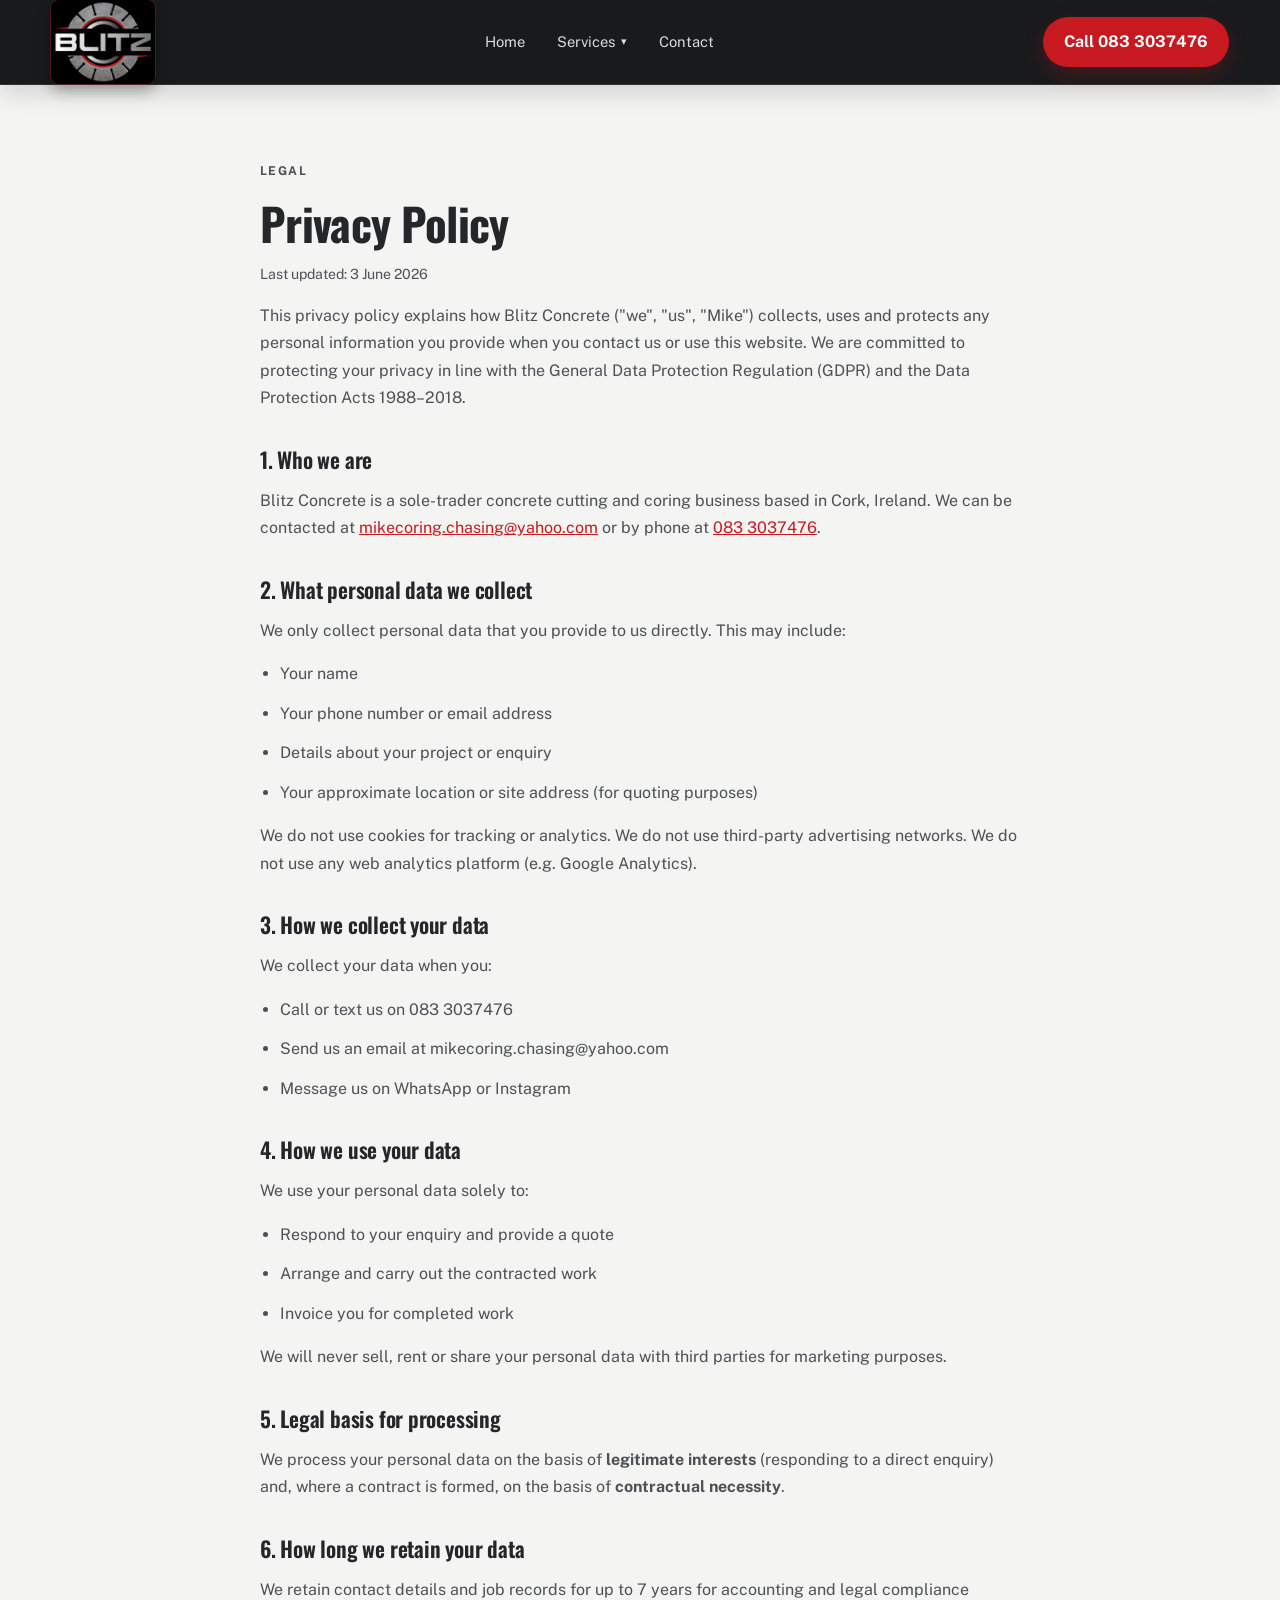
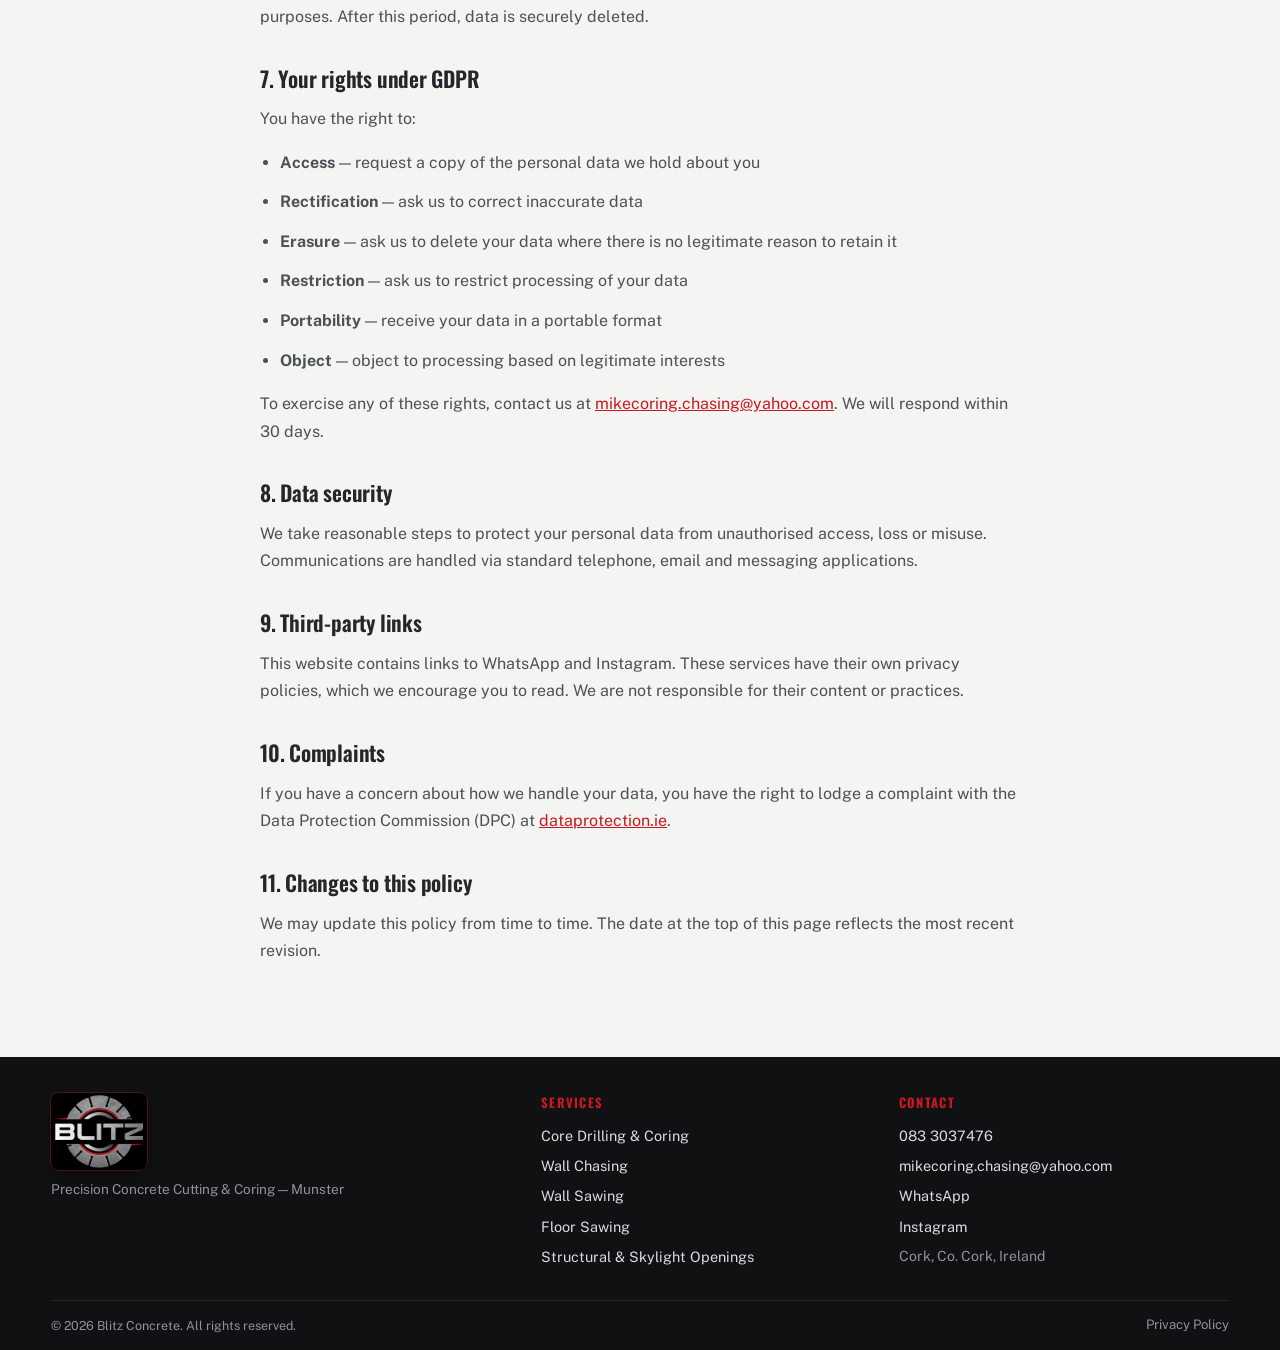
<file: privacy.html>
<!doctype html>
<html lang="en">
<head>
  <meta charset="UTF-8">
  <meta name="viewport" content="width=device-width, initial-scale=1.0">
  <title>Privacy Policy | Blitz Concrete</title>
  <meta name="description" content="Privacy policy for Blitz Concrete — how we handle your personal data in line with GDPR.">
  <meta name="theme-color" content="#101113">
  <meta name="robots" content="noindex">
  <link rel="canonical" href="https://www.blitzconcrete.ie/privacy.html">
  <link rel="preconnect" href="https://fonts.googleapis.com">
  <link rel="preconnect" href="https://fonts.gstatic.com" crossorigin>
  <link href="https://fonts.googleapis.com/css2?family=Oswald:wght@400;500;600;700&family=Public+Sans:wght@300;400;500;600;700&display=swap" rel="stylesheet">
  <link rel="icon" type="image/png" href="assets/media/blitz-favicon.png">
  <link rel="apple-touch-icon" href="assets/media/blitz-apple-touch-icon.png">
  <link rel="manifest" href="site.webmanifest">
  <link rel="stylesheet" href="service-pages.css">
  <style>
    .privacy-body { max-width: 760px; margin: 0 auto; padding: 64px 0 80px; }
    .privacy-body h1 { font-size: clamp(1.8rem, 3.5vw, 3rem); margin-bottom: 8px; }
    .privacy-body h2 { font-size: 1.35rem; margin: 36px 0 10px; color: var(--charcoal-900); }
    .privacy-body p, .privacy-body li { color: #4c5156; line-height: 1.72; margin-bottom: 12px; }
    .privacy-body ul { padding-left: 20px; }
    .privacy-body a { color: var(--red); }
    .privacy-updated { font-size: 0.88rem; color: #8e9399; margin-bottom: 32px; }
  </style>
</head>
<body>
  <header class="site-header">
    <div class="container nav-wrap">
      <a class="brand" href="index.html" aria-label="Blitz Concrete home">
        <img class="brand-logo" src="assets/media/blitz-logo.png" width="480" height="388" alt="Blitz Concrete" loading="eager" decoding="async">
      </a>
      <nav class="desktop-nav" id="main-navigation" aria-label="Primary">
        <a href="index.html">Home</a>
        <div class="menu-group">
          <a class="menu-parent" href="core-drilling.html">Services</a>
          <div class="mega-menu" aria-label="Service links">
            <a href="core-drilling.html">Core Drilling &amp; Coring</a>
            <a href="wall-chasing.html">Wall Chasing</a>
            <a href="wall-sawing.html">Wall Sawing</a>
            <a href="floor-sawing.html">Floor Sawing</a>
            <a href="structural-openings.html">Structural &amp; Skylight Openings</a>
          </div>
        </div>
        <a href="index.html#contact">Contact</a>
      </nav>
      <a class="btn btn-solid" href="tel:+353833037476">Call 083 3037476</a>
      <div class="mobile-header-actions" aria-label="Mobile quick actions">
        <a class="mobile-icon-btn" href="tel:+353833037476" aria-label="Call Blitz">
          <svg xmlns="http://www.w3.org/2000/svg" viewBox="0 0 24 24" fill="currentColor" aria-hidden="true"><path d="M6.62 10.79a15.05 15.05 0 006.59 6.59l2.2-2.2a1 1 0 011.01-.24 11.36 11.36 0 003.57.57 1 1 0 011 1V20a1 1 0 01-1 1A17 17 0 013 4a1 1 0 011-1h3.5a1 1 0 011 1 11.36 11.36 0 00.57 3.57 1 1 0 01-.25 1.02z"/></svg>
        </a>
        <a class="mobile-icon-btn wa" href="https://wa.me/353833037476" target="_blank" rel="noopener" aria-label="WhatsApp Blitz">
          <svg xmlns="http://www.w3.org/2000/svg" viewBox="0 0 24 24" fill="currentColor" aria-hidden="true"><path d="M17.472 14.382c-.297-.149-1.758-.867-2.03-.967-.273-.099-.471-.148-.67.15-.197.297-.767.966-.94 1.164-.173.199-.347.223-.644.075-.297-.15-1.255-.463-2.39-1.475-.883-.788-1.48-1.761-1.653-2.059-.173-.297-.018-.458.13-.606.134-.133.298-.347.446-.52.149-.174.198-.298.298-.497.099-.198.05-.371-.025-.52-.075-.149-.669-1.612-.916-2.207-.242-.579-.487-.5-.669-.51-.173-.008-.371-.01-.57-.01-.198 0-.52.074-.792.372-.272.297-1.04 1.016-1.04 2.479 0 1.462 1.065 2.875 1.213 3.074.149.198 2.096 3.2 5.077 4.487.709.306 1.262.489 1.694.625.712.227 1.36.195 1.871.118.571-.085 1.758-.719 2.006-1.413.248-.694.248-1.289.173-1.413-.074-.124-.272-.198-.57-.347m-5.421 7.403h-.004a9.87 9.87 0 01-5.031-1.378l-.361-.214-3.741.982.998-3.648-.235-.374a9.86 9.86 0 01-1.51-5.26c.001-5.45 4.436-9.884 9.888-9.884 2.64 0 5.122 1.03 6.988 2.898a9.825 9.825 0 012.893 6.994c-.003 5.45-4.437 9.884-9.885 9.884m8.413-18.297A11.815 11.815 0 0012.05 0C5.495 0 .16 5.335.157 11.892c0 2.096.547 4.142 1.588 5.945L.057 24l6.305-1.654a11.882 11.882 0 005.683 1.448h.005c6.554 0 11.89-5.335 11.893-11.893a11.821 11.821 0 00-3.48-8.413z"/></svg>
        </a>
        <button class="mobile-icon-btn menu mobile-menu-toggle js-mobile-menu-toggle" type="button" aria-expanded="false" aria-controls="main-navigation" aria-label="Menu">
          <svg xmlns="http://www.w3.org/2000/svg" viewBox="0 0 24 24" fill="none" aria-hidden="true"><path d="M4 6h16M4 12h16M4 18h16" stroke="currentColor" stroke-width="2" stroke-linecap="round"/></svg>
        </button>
      </div>
    </div>
  </header>

  <main>
    <div class="container privacy-body">
      <p class="eyebrow">Legal</p>
      <h1>Privacy Policy</h1>
      <p class="privacy-updated">Last updated: 3 June 2026</p>

      <p>This privacy policy explains how Blitz Concrete ("we", "us", "Mike") collects, uses and protects any personal information you provide when you contact us or use this website. We are committed to protecting your privacy in line with the General Data Protection Regulation (GDPR) and the Data Protection Acts 1988–2018.</p>

      <h2>1. Who we are</h2>
      <p>Blitz Concrete is a sole-trader concrete cutting and coring business based in Cork, Ireland. We can be contacted at <a href="mailto:mikecoring.chasing@yahoo.com">mikecoring.chasing@yahoo.com</a> or by phone at <a href="tel:+353833037476">083 3037476</a>.</p>

      <h2>2. What personal data we collect</h2>
      <p>We only collect personal data that you provide to us directly. This may include:</p>
      <ul>
        <li>Your name</li>
        <li>Your phone number or email address</li>
        <li>Details about your project or enquiry</li>
        <li>Your approximate location or site address (for quoting purposes)</li>
      </ul>
      <p>We do not use cookies for tracking or analytics. We do not use third-party advertising networks. We do not use any web analytics platform (e.g. Google Analytics).</p>

      <h2>3. How we collect your data</h2>
      <p>We collect your data when you:</p>
      <ul>
        <li>Call or text us on 083 3037476</li>
        <li>Send us an email at mikecoring.chasing@yahoo.com</li>
        <li>Message us on WhatsApp or Instagram</li>
      </ul>

      <h2>4. How we use your data</h2>
      <p>We use your personal data solely to:</p>
      <ul>
        <li>Respond to your enquiry and provide a quote</li>
        <li>Arrange and carry out the contracted work</li>
        <li>Invoice you for completed work</li>
      </ul>
      <p>We will never sell, rent or share your personal data with third parties for marketing purposes.</p>

      <h2>5. Legal basis for processing</h2>
      <p>We process your personal data on the basis of <strong>legitimate interests</strong> (responding to a direct enquiry) and, where a contract is formed, on the basis of <strong>contractual necessity</strong>.</p>

      <h2>6. How long we retain your data</h2>
      <p>We retain contact details and job records for up to 7 years for accounting and legal compliance purposes. After this period, data is securely deleted.</p>

      <h2>7. Your rights under GDPR</h2>
      <p>You have the right to:</p>
      <ul>
        <li><strong>Access</strong> — request a copy of the personal data we hold about you</li>
        <li><strong>Rectification</strong> — ask us to correct inaccurate data</li>
        <li><strong>Erasure</strong> — ask us to delete your data where there is no legitimate reason to retain it</li>
        <li><strong>Restriction</strong> — ask us to restrict processing of your data</li>
        <li><strong>Portability</strong> — receive your data in a portable format</li>
        <li><strong>Object</strong> — object to processing based on legitimate interests</li>
      </ul>
      <p>To exercise any of these rights, contact us at <a href="mailto:mikecoring.chasing@yahoo.com">mikecoring.chasing@yahoo.com</a>. We will respond within 30 days.</p>

      <h2>8. Data security</h2>
      <p>We take reasonable steps to protect your personal data from unauthorised access, loss or misuse. Communications are handled via standard telephone, email and messaging applications.</p>

      <h2>9. Third-party links</h2>
      <p>This website contains links to WhatsApp and Instagram. These services have their own privacy policies, which we encourage you to read. We are not responsible for their content or practices.</p>

      <h2>10. Complaints</h2>
      <p>If you have a concern about how we handle your data, you have the right to lodge a complaint with the Data Protection Commission (DPC) at <a href="https://www.dataprotection.ie" target="_blank" rel="noopener">dataprotection.ie</a>.</p>

      <h2>11. Changes to this policy</h2>
      <p>We may update this policy from time to time. The date at the top of this page reflects the most recent revision.</p>
    </div>
  </main>

  <footer class="site-footer">
    <div class="container footer-inner">
      <div class="footer-brand-col">
        <a class="footer-brand" href="index.html" aria-label="Blitz Concrete home">
          <img src="assets/media/blitz-logo.png" width="480" height="388" alt="Blitz Concrete" loading="lazy" decoding="async">
        </a>
        <p class="footer-tagline">Precision Concrete Cutting &amp; Coring — Munster</p>
      </div>
      <div class="footer-services-col">
        <p class="footer-col-heading">Services</p>
        <a href="core-drilling.html">Core Drilling &amp; Coring</a>
        <a href="wall-chasing.html">Wall Chasing</a>
        <a href="wall-sawing.html">Wall Sawing</a>
        <a href="floor-sawing.html">Floor Sawing</a>
        <a href="structural-openings.html">Structural &amp; Skylight Openings</a>
      </div>
      <div class="footer-contact-col">
        <p class="footer-col-heading">Contact</p>
        <a href="tel:+353833037476">083 3037476</a>
        <a href="mailto:mikecoring.chasing@yahoo.com">mikecoring.chasing@yahoo.com</a>
        <a href="https://wa.me/353833037476" target="_blank" rel="noopener">WhatsApp</a>
        <a href="https://www.instagram.com/blitzcutncore/" target="_blank" rel="noopener">Instagram</a>
        <span class="footer-address">Cork, Co. Cork, Ireland</span>
      </div>
    </div>
    <div class="container footer-bottom">
      <p>&copy; 2026 Blitz Concrete. All rights reserved.</p>
      <a href="privacy.html">Privacy Policy</a>
    </div>
  </footer>

  <script src="script.js" defer></script>
</body>
</html>
</file>
<file: service-pages.css>
:root {
  --charcoal-950: #101113;
  --charcoal-900: #242629;
  --charcoal-800: #414449;
  --slate-100: #f1f2f3;
  --slate-300: #d9dcdf;
  --white:  #ffffff;
  --red:    #c81920;
  --radius-lg: 20px;
  --radius-md: 14px;
  --maxw: 1180px;
  --shadow: 0 20px 44px rgba(0, 0, 0, 0.2);
}

* { box-sizing: border-box; }
html, body { margin: 0; padding: 0; }
html { scroll-behavior: smooth; scroll-padding-top: 88px; }

body {
  font-family: "Public Sans", "Segoe UI", sans-serif;
  background: #f4f4f2;
  color: var(--charcoal-900);
  line-height: 1.55;
  -webkit-font-smoothing: antialiased;
}

img, video { max-width: 100%; display: block; }

.container { width: min(var(--maxw), 92vw); margin: 0 auto; }
a { color: inherit; }
a:focus-visible, button:focus-visible { outline: 3px solid #e2585d; outline-offset: 3px; }

/* ── Header ──────────────────────────────────────── */
.site-header {
  position: sticky;
  top: 0;
  z-index: 50;
  backdrop-filter: blur(14px);
  background: rgba(16, 17, 19, 0.96);
  border-bottom: 1px solid rgba(255, 255, 255, 0.1);
  box-shadow: 0 8px 24px rgba(0, 0, 0, 0.14);
}

.nav-wrap { min-height: 84px; display: flex; align-items: center; justify-content: space-between; gap: 16px; }

.brand { display: inline-flex; align-items: center; text-decoration: none; color: var(--white); font-weight: 700; }

.brand-logo {
  width: clamp(76px, 11vw, 104px);
  height: auto;
  display: block;
  border-radius: 8px;
  box-shadow: 0 0 0 1px rgba(200, 25, 32, 0.35), 0 6px 16px rgba(0, 0, 0, 0.35);
}

.desktop-nav { display: flex; align-items: center; gap: 8px; }
.menu-group { position: relative; }
.menu-parent { display: inline-flex; align-items: center; gap: 6px; }
.menu-parent::after { content: "\25BE"; font-size: 0.7rem; color: #d9dcdf; }

.mega-menu {
  position: absolute;
  top: calc(100% + 10px);
  left: 0;
  width: min(410px, 70vw);
  background: rgba(16, 17, 19, 0.98);
  border: 1px solid rgba(255, 255, 255, 0.16);
  border-radius: 14px;
  box-shadow: 0 18px 34px rgba(2, 7, 14, 0.4);
  padding: 10px;
  display: grid;
  gap: 6px;
  opacity: 0;
  visibility: hidden;
  transform: translateY(8px);
  transition: opacity 0.2s ease, transform 0.2s ease;
}
.mega-menu a { display: block; padding: 8px 10px; border-radius: 8px; }
.mega-menu a:hover, .mega-menu a.active { background: rgba(255, 255, 255, 0.12); }
.menu-group:hover .mega-menu, .menu-group:focus-within .mega-menu {
  opacity: 1; visibility: visible; transform: translateY(0);
}
.desktop-nav > a,
.desktop-nav .menu-parent { color: #d9dcdf; text-decoration: none; font-size: 0.92rem; padding: 10px 12px; border-radius: 999px; transition: color 0.2s ease, background 0.2s ease; }
.desktop-nav > a:hover,
.desktop-nav .menu-parent:hover,
.desktop-nav a.active { color: #fff; background: rgba(255, 255, 255, 0.09); }
.mega-menu a { color: #d9dcdf; }

/* ── Buttons ─────────────────────────────────────── */
.btn {
  border-radius: 999px;
  min-height: 48px;
  padding: 12px 20px;
  border: 1px solid transparent;
  text-decoration: none;
  font-weight: 700;
  display: inline-flex;
  align-items: center;
  justify-content: center;
  transition: transform 0.2s ease, background 0.2s ease, box-shadow 0.2s ease;
}
.btn:hover { transform: translateY(-1px); }
.btn-solid { background: var(--red); color: #fff; box-shadow: 0 8px 20px rgba(200, 25, 32, 0.24); }
.btn-solid:hover { background: #a51218; box-shadow: 0 10px 24px rgba(200, 25, 32, 0.32); }
.btn-ghost { border-color: rgba(255, 255, 255, 0.44); color: #fff; }
.btn-ghost:hover { background: rgba(255, 255, 255, 0.12); }

/* ── Service hero ────────────────────────────────── */
.hero {
  position: relative;
  min-height: clamp(480px, 64vh, 680px);
  overflow: hidden;
}
.hero img,
.hero picture,
.hero picture img {
  position: absolute;
  inset: 0;
  width: 100%;
  height: 100%;
  object-fit: cover;
  object-position: 60% center;
}
.hero::after {
  content: "";
  position: absolute;
  inset: 0;
  background: linear-gradient(90deg, rgba(16, 17, 19, 0.92) 0%, rgba(16, 17, 19, 0.72) 48%, rgba(16, 17, 19, 0.32) 100%);
}
.hero-content {
  position: relative;
  z-index: 1;
  color: #fff;
  padding: clamp(88px, 11vh, 120px) 0 clamp(64px, 8vh, 88px);
  max-width: 760px;
}

/* ── Typography ──────────────────────────────────── */
.eyebrow {
  text-transform: uppercase;
  letter-spacing: 0.12em;
  color: var(--red);
  font-size: 0.76rem;
  font-weight: 700;
}

h1, h2, h3 { font-family: "Oswald", sans-serif; margin: 0; line-height: 1.06; }
h1 { margin-top: 18px; font-size: clamp(2.5rem, 5vw, 4.5rem); max-width: 12ch; font-weight: 700; letter-spacing: -0.015em; }
h2 { font-size: clamp(1.85rem, 3.2vw, 3rem); font-weight: 600; letter-spacing: -0.01em; }

.hero p { max-width: 64ch; margin-top: 18px; color: #e0e1e2; line-height: 1.7; }
.hero-actions { margin-top: 28px; display: flex; gap: 12px; flex-wrap: wrap; }

/* ── Sections ────────────────────────────────────── */
.section { background: #fff; padding: clamp(60px, 7vw, 88px) 0; }

.two-col { display: grid; grid-template-columns: 1.05fr 1fr; gap: 26px; align-items: start; }

.card {
  background: #fff;
  border: 1px solid rgba(30, 32, 35, 0.1);
  border-radius: 20px;
  box-shadow: 0 12px 34px rgba(0, 0, 0, 0.065);
  overflow: hidden;
}
.card-body { padding: clamp(22px, 3vw, 34px); }
.card video,
.card img,
.card picture img { width: 100%; height: auto; aspect-ratio: 16 / 11; object-fit: cover; }
.card picture { display: block; }
.card picture img { transition: transform 0.4s ease; }
.card:hover picture img { transform: scale(1.025); }

.bullets { list-style: none; padding: 0; margin: 16px 0 0; display: grid; gap: 10px; }
.bullets li { position: relative; padding-left: 20px; }
.bullets li::before { content: "\2713"; color: var(--red); position: absolute; left: 0; }

.gallery-grid { margin-top: 20px; display: grid; grid-template-columns: repeat(3, 1fr); gap: 12px; }
.gallery-grid img,
.gallery-grid picture img {
  width: 100%;
  height: auto;
  aspect-ratio: 16 / 11;
  object-fit: cover;
  object-position: center;
  border-radius: var(--radius-md);
  border: 1px solid rgba(30, 32, 35, 0.1);
  transition: transform 0.2s ease, box-shadow 0.2s ease;
}
.gallery-grid picture { display: block; }
.gallery-grid .gallery-thumb { cursor: zoom-in; }
.gallery-grid .gallery-thumb:hover { transform: scale(1.03); box-shadow: 0 10px 24px rgba(0, 0, 0, 0.25); position: relative; z-index: 1; }

.door-project { margin-top: clamp(42px, 6vw, 72px); }
.door-project-heading { max-width: 720px; margin-bottom: 24px; }
.door-project-heading h2 { margin-top: 8px; }
.door-project-heading > p:last-child { margin-top: 12px; color: #4c5156; }
.door-gallery { display: grid; grid-template-columns: repeat(3, minmax(0, 1fr)); gap: 14px; }
.door-gallery .case-stage { position: relative; overflow: hidden; margin: 0; border-radius: 16px; background: #e6e6e3; box-shadow: 0 10px 24px rgba(0, 0, 0, 0.08); }
.door-gallery .case-stage img { width: 100%; height: 100%; min-height: 270px; aspect-ratio: 4 / 3; object-fit: cover; display: block; transition: transform 0.35s ease; }
.door-gallery .case-stage:hover img { transform: scale(1.035); }
.door-gallery .case-stage figcaption { position: absolute; left: 12px; bottom: 12px; padding: 7px 11px; border-radius: 999px; background: rgba(16, 17, 19, 0.84); color: #fff; font-size: 0.7rem; font-weight: 700; letter-spacing: 0.08em; text-transform: uppercase; }
.door-gallery .case-stage.is-after figcaption { background: var(--red); }

/* ── Quote band ──────────────────────────────────── */
.quote-band {
  background: linear-gradient(135deg, #222427, #111315);
  color: #fff;
  border-radius: 22px;
  padding: clamp(24px, 4vw, 38px);
  display: flex;
  justify-content: space-between;
  align-items: center;
  gap: 16px;
}

/* ── Contact panel ───────────────────────────────── */
.service-contact { padding-top: 0; }
.contact-panel { display: grid; grid-template-columns: 1fr 1fr; gap: 24px; }
.contact-list { list-style: none; padding: 0; margin: 16px 0 0; display: grid; gap: 8px; }
.contact-actions { margin-top: 18px; display: grid; grid-template-columns: repeat(2, minmax(0, 1fr)); gap: 10px; }
.contact-actions .btn { width: 100%; }
.contact-form {
  background: #fff;
  border: 1px solid rgba(30, 32, 35, 0.15);
  border-radius: var(--radius-lg);
  box-shadow: var(--shadow);
  padding: 18px;
  display: grid;
  gap: 10px;
}
.contact-form .btn-ghost { color: var(--charcoal-900); border-color: rgba(36, 38, 41, 0.2); }
.contact-form .btn-ghost:hover { color: var(--red); border-color: var(--red); background: rgba(200, 25, 32, 0.04); }
.contact-form label { font-weight: 600; font-size: 0.92rem; }
.contact-form input, .contact-form select, .contact-form textarea {
  border: 1px solid rgba(30, 32, 35, 0.25);
  border-radius: 10px;
  padding: 10px 12px;
  font: inherit;
}
.contact-form input:focus, .contact-form select:focus, .contact-form textarea:focus {
  outline: 2px solid rgba(200, 25, 32, 0.45);
  border-color: var(--red);
}
.upload-note, .form-note { font-size: 0.9rem; color: #4c5156; }

/* ── Footer ───────────────────────────────────────── */
.site-footer { background: #101113; color: #d9dcdf; padding: 36px 0 0; }

.footer-inner {
  display: grid;
  grid-template-columns: 1.4fr 1fr 1fr;
  gap: 28px;
  padding-bottom: 32px;
  border-bottom: 1px solid rgba(255, 255, 255, 0.08);
}

.footer-brand-col { display: flex; flex-direction: column; gap: 10px; }
.footer-brand { display: inline-flex; align-items: center; }
.footer-brand img { width: clamp(70px, 9vw, 96px); height: auto; display: block; border-radius: 8px; box-shadow: 0 0 0 1px rgba(200, 25, 32, 0.35), 0 6px 16px rgba(0, 0, 0, 0.35); }
.footer-tagline { font-size: 0.85rem; color: #8e9399; margin: 0; line-height: 1.45; }

.footer-services-col,
.footer-contact-col { display: flex; flex-direction: column; gap: 8px; }

.footer-col-heading {
  font-family: "Oswald", sans-serif;
  font-size: 0.8rem;
  letter-spacing: 0.1em;
  text-transform: uppercase;
  color: var(--red);
  font-weight: 700;
  margin: 0 0 4px;
}

.site-footer a { color: #d9dcdf; text-decoration: none; font-size: 0.9rem; }
.site-footer a:hover { color: #fff; }

.footer-address { font-size: 0.88rem; color: #8e9399; }

.footer-bottom {
  display: flex;
  justify-content: space-between;
  align-items: center;
  padding: 14px 0;
  gap: 16px;
  flex-wrap: wrap;
}
.footer-bottom p { font-size: 0.78rem; color: #8e9399; margin: 0; }
.footer-bottom a { font-size: 0.82rem; color: #8e9399; }
.footer-bottom a:hover { color: #fff; }

/* ── Floating WhatsApp ────────────────────────────── */
.whatsapp-float {
  position: fixed;
  bottom: 24px;
  right: 24px;
  z-index: 100;
  background: #25D366;
  color: #fff;
  border-radius: 999px;
  padding: 12px 18px 12px 14px;
  display: inline-flex;
  align-items: center;
  gap: 8px;
  text-decoration: none;
  font-weight: 700;
  font-size: 0.92rem;
  box-shadow: 0 6px 20px rgba(37, 211, 102, 0.4);
  transition: transform 0.22s ease, box-shadow 0.22s ease;
}
.whatsapp-float:hover { transform: translateY(-2px); box-shadow: 0 10px 26px rgba(37, 211, 102, 0.5); }
.whatsapp-float svg { width: 22px; height: 22px; flex-shrink: 0; }

/* ── Photo lightbox ───────────────────────────────── */
.lightbox-overlay {
  position: fixed;
  inset: 0;
  z-index: 200;
  display: none;
  align-items: center;
  justify-content: center;
  padding: 56px 20px;
  background: rgba(12, 13, 15, 0.94);
}
.lightbox-overlay.open { display: flex; }
.lightbox-img {
  max-width: min(1100px, 100%);
  max-height: 86vh;
  width: auto;
  height: auto;
  border-radius: 12px;
  box-shadow: 0 30px 70px rgba(0, 0, 0, 0.5);
}
.lightbox-close {
  position: absolute;
  top: 20px;
  right: 24px;
  background: rgba(255, 255, 255, 0.12);
  border: 1px solid rgba(255, 255, 255, 0.25);
  color: #fff;
  font-family: inherit;
  font-size: 0.9rem;
  font-weight: 600;
  padding: 10px 16px;
  border-radius: 999px;
  cursor: pointer;
  transition: background 0.2s ease;
}
.lightbox-close:hover { background: rgba(255, 255, 255, 0.22); }
.lightbox-close:focus-visible { outline-color: #fff; }

/* ── Mobile header ────────────────────────────────── */
.mobile-sticky { display: none; }
.mobile-header-actions { display: none; margin-left: auto; align-items: center; gap: 6px; }
.mobile-icon-btn {
  width: 44px; height: 44px; border-radius: 999px;
  border: 1px solid rgba(255,255,255,0.28); background: rgba(255,255,255,0.08);
  color: #fff; text-decoration: none;
  display: inline-flex; align-items: center; justify-content: center; padding: 0;
}
.mobile-icon-btn svg { width: 20px; height: 20px; flex-shrink: 0; }
.mobile-icon-btn.wa { background: #25D366; border-color: #25D366; }
.mobile-menu-toggle { cursor: pointer; }
.mobile-menu-toggle[aria-expanded="true"] { background: rgba(255,255,255,0.2); }
.mobile-icon-btn:hover { background: rgba(255,255,255,0.16); }
.mobile-icon-btn.wa:hover { background: #1cb858; border-color: #1cb858; }

.site-header .desktop-nav { transition: opacity 0.2s ease; }
.nav-wrap.menu-open .desktop-nav { opacity: 1; visibility: visible; }
.mobile-sticky a { color: #fff; }

/* ── Reveal ───────────────────────────────────────── */
.reveal { opacity: 0; transform: translateY(20px); transition: opacity 0.55s ease, transform 0.55s ease; }
.reveal.visible { opacity: 1; transform: translateY(0); }

/* ── Responsive ───────────────────────────────────── */
@media (max-width: 960px) {
  .nav-wrap > .btn { display: none; }
  .nav-wrap { min-height: 80px; gap: 10px; }
  .brand-logo { width: min(18vw, 78px); }
  .mobile-header-actions { display: inline-flex; }

  .desktop-nav {
    display: none;
    position: absolute;
    top: calc(100% + 10px); left: 4vw; right: 4vw;
    background: rgba(16, 17, 19, 0.98);
    border: 1px solid rgba(255,255,255,0.18);
    border-radius: 14px;
    box-shadow: 0 18px 30px rgba(2,7,14,0.42);
    padding: 10px; z-index: 70;
    flex-direction: column; align-items: stretch; gap: 8px;
    opacity: 0; visibility: hidden;
  }
  .nav-wrap.menu-open .desktop-nav { display: flex; }
  .desktop-nav .menu-group { display: grid; gap: 8px; }
  .desktop-nav .mega-menu {
    position: static; opacity: 1; visibility: visible; transform: none;
    width: 100%; box-shadow: none; border-radius: 10px; border-color: rgba(255,255,255,0.12);
  }
  .desktop-nav .menu-parent::after { content: ""; }

  .two-col, .contact-panel, .gallery-grid { grid-template-columns: 1fr; }
  .door-gallery { grid-template-columns: repeat(2, minmax(0, 1fr)); gap: 10px; }
  .door-gallery .case-stage img { min-height: 210px; }
  .contact-actions { grid-template-columns: 1fr; }
  .footer-inner { grid-template-columns: 1fr; }
  .footer-bottom { flex-direction: column; align-items: flex-start; }

  .whatsapp-float { padding: 14px; border-radius: 50%; }
  .whatsapp-float .wa-label { display: none; }
}

@media (max-width: 520px) {
  .hero { min-height: 540px; }
  .hero-content { padding-block: 86px 64px; }
  h1 { font-size: clamp(2.5rem, 11vw, 3.6rem); }
  .hero-actions .btn { flex: 1 1 100%; }
  .door-gallery { gap: 8px; }
  .door-gallery .case-stage { border-radius: 12px; }
  .door-gallery .case-stage img { min-height: 150px; }
  .door-gallery .case-stage figcaption { left: 7px; bottom: 7px; padding: 5px 8px; font-size: 0.6rem; }
}

@media (prefers-reduced-motion: reduce) {
  html { scroll-behavior: auto; }
  *, *::before, *::after { animation-duration: 0.01ms !important; animation-iteration-count: 1 !important; scroll-behavior: auto !important; transition-duration: 0.01ms !important; }
  .reveal { opacity: 1; transform: none; }
}
</file>
